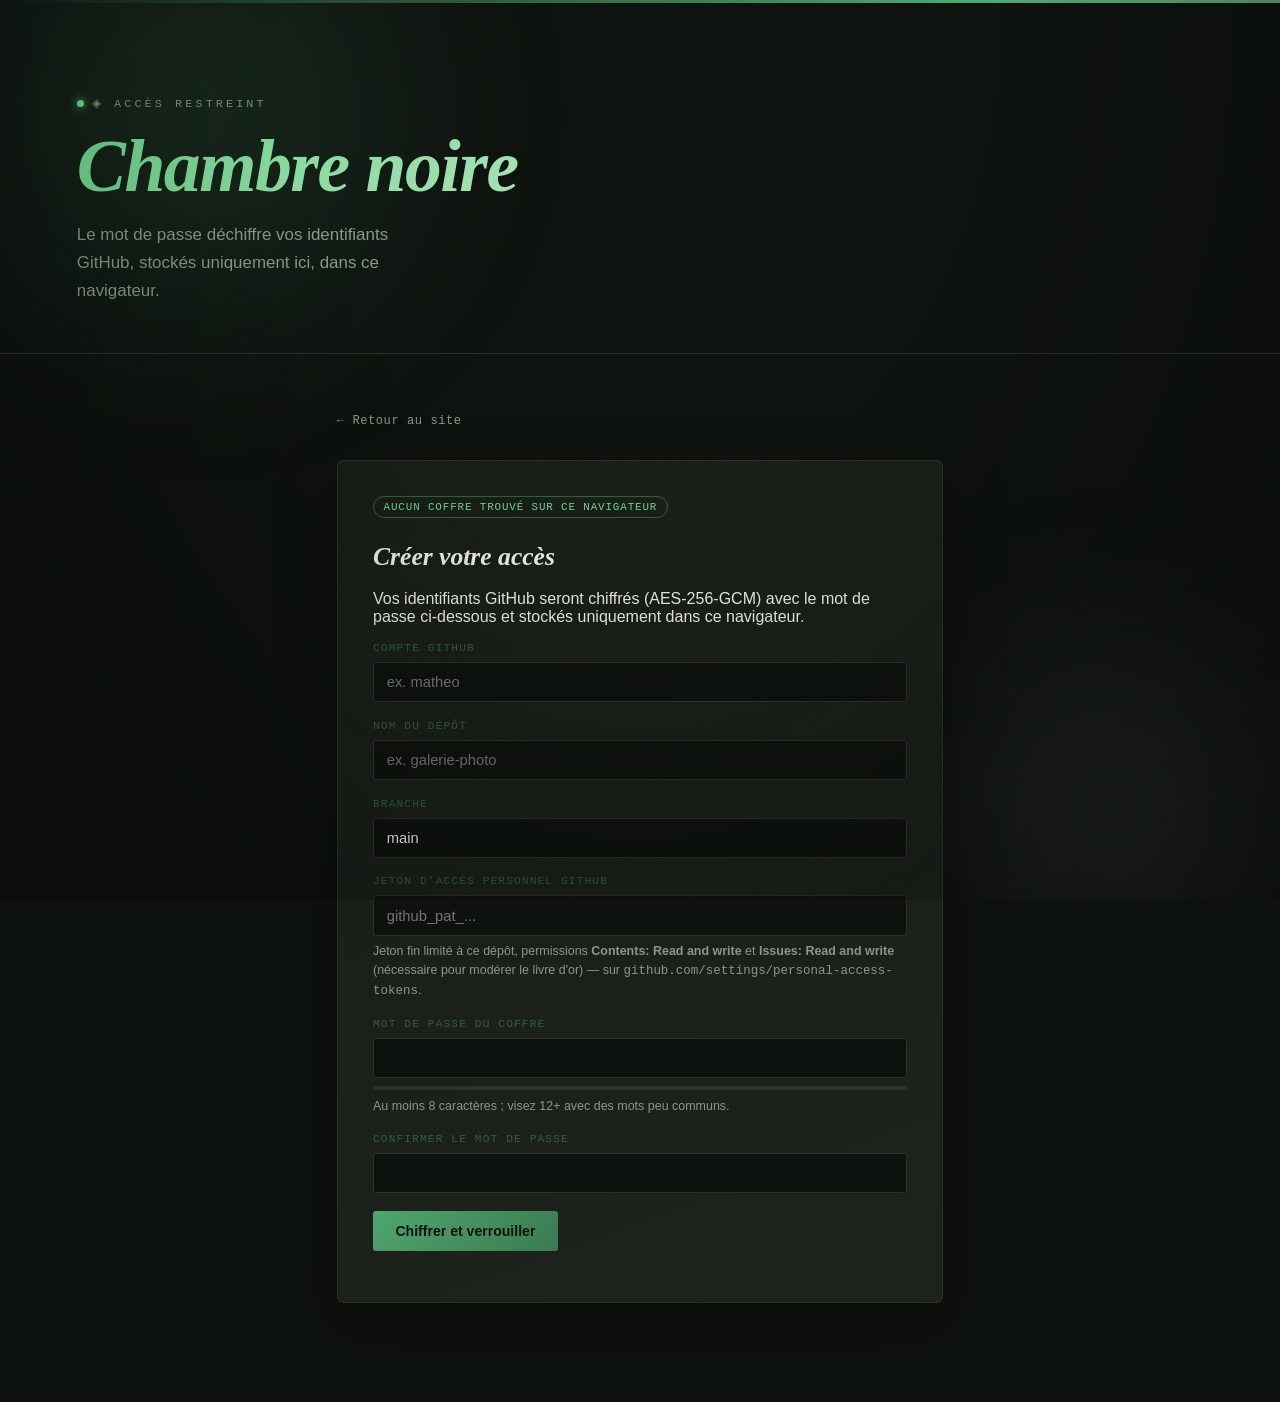
<file: admin.html>
<!DOCTYPE html>
<html lang="fr">
<head>
<meta charset="UTF-8">
<meta name="viewport" content="width=device-width, initial-scale=1.0">
<meta http-equiv="Content-Security-Policy" content="default-src 'self'; img-src 'self' data:; style-src 'self' 'unsafe-inline' https://fonts.googleapis.com; font-src https://fonts.gstatic.com; script-src 'self'; connect-src 'self' https://api.github.com; frame-ancestors 'none'; base-uri 'self'; form-action 'none';">
<title>Espace propriétaire — Galerie</title>
<meta name="robots" content="noindex, nofollow">
<link rel="preconnect" href="https://fonts.googleapis.com">
<link href="https://fonts.googleapis.com/css2?family=Fraunces:ital,opsz,wght@0,9..144,400;1,9..144,600&family=Inter:wght@400;500;600;700&family=IBM+Plex+Mono:wght@400;500&display=swap" rel="stylesheet">
<link rel="stylesheet" href="style.css">
</head>
<body class="admin-body">

<div class="orbs" aria-hidden="true"><div class="orb orb--a"></div><div class="orb orb--b"></div></div>

<header class="masthead masthead--admin">
  <p class="frame-counter">◈ Accès restreint</p>
  <h1 class="wordmark">Chambre&nbsp;noire</h1>
  <p class="tagline">Le mot de passe déchiffre vos identifiants GitHub, stockés uniquement ici, dans ce navigateur.</p>
</header>

<main class="admin-wrap">
  <a class="back-link" href="index.html">← Retour au site</a>

  <div id="lockoutBanner" class="lockout-banner" hidden></div>

  <section id="gateSet" class="gate gate--vault" hidden>
    <span class="badge">Aucun coffre trouvé sur ce navigateur</span>
    <h2 class="gate-title">Créer votre accès</h2>
    <p class="hint">Vos identifiants GitHub seront chiffrés (AES-256-GCM) avec le mot de passe ci-dessous et stockés uniquement dans ce navigateur.</p>
    <div class="field"><label for="vaultOwner">Compte GitHub</label><input type="text" id="vaultOwner" placeholder="ex. matheo" autocomplete="off"></div>
    <div class="field"><label for="vaultRepo">Nom du dépôt</label><input type="text" id="vaultRepo" placeholder="ex. galerie-photo" autocomplete="off"></div>
    <div class="field"><label for="vaultBranch">Branche</label><input type="text" id="vaultBranch" value="main" autocomplete="off"></div>
    <div class="field">
      <label for="vaultToken">Jeton d'accès personnel GitHub</label>
      <input type="password" id="vaultToken" autocomplete="off" placeholder="github_pat_...">
      <p class="hint">Jeton fin limité à ce dépôt, permissions <strong>Contents: Read and write</strong> et <strong>Issues: Read and write</strong> (nécessaire pour modérer le livre d'or) — sur <span class="mono">github.com/settings/personal-access-tokens</span>.</p>
    </div>
    <div class="field">
      <label for="vaultPass1">Mot de passe du coffre</label>
      <input type="password" id="vaultPass1" autocomplete="new-password">
      <div class="strength"><div class="strength-bar" id="strengthBar"></div></div>
      <p class="hint" id="strengthLabel">Au moins 8 caractères ; visez 12+ avec des mots peu communs.</p>
    </div>
    <div class="field"><label for="vaultPass2">Confirmer le mot de passe</label><input type="password" id="vaultPass2" autocomplete="new-password"></div>
    <button class="primary" id="createVaultBtn">Chiffrer et verrouiller</button>
    <p class="hint" id="vaultSetErr" style="color:#c9705a"></p>
  </section>

  <section id="gateUnlock" class="gate gate--unlock" hidden>
    <span class="badge">Coffre chiffré détecté</span>
    <h2 class="gate-title">Entrer le mot de passe</h2>
    <div class="field"><label for="unlockPass">Mot de passe du coffre</label><input type="password" id="unlockPass" autocomplete="current-password"></div>
    <button class="primary" id="unlockBtn">Déverrouiller</button>
    <button class="ghost" id="resetVaultBtn">Oublié / réinitialiser</button>
    <p class="hint" id="unlockErr" style="color:#c9705a"></p>
  </section>

  <section id="console" class="console" hidden>
    <div class="console-head">
      <span class="badge badge--live">Coffre déverrouillé</span>
      <span class="badge mono" id="tokenScopeBadge" hidden></span>
      <button class="ghost small" id="lockBtn">Verrouiller</button>
    </div>

    <div class="tab-row">
      <button class="tab-btn active" data-tab="photos">📷 Photos</button>
      <button class="tab-btn" data-tab="notes">📝 Notes</button>
      <button class="tab-btn" data-tab="fichiers">📎 Fichiers</button>
      <button class="tab-btn" data-tab="moderation">💬 Livre d'or</button>
      <button class="tab-btn" data-tab="config">⚙️ Configuration</button>
    </div>

    <!-- ---------------- Onglet Photos ---------------- -->
    <div class="tab-panel active" id="tab-photos">
      <div class="folder-picker">
        <div class="field">
          <label for="folderSelect">Dossier de destination</label>
          <select id="folderSelect"><option value="__new__">+ Nouveau dossier…</option></select>
        </div>
        <div class="field new-folder show" id="newFolderField">
          <label for="newFolderName">Nom du nouveau dossier</label>
          <input type="text" id="newFolderName" placeholder="ex. Voyage en Grèce">
        </div>
      </div>

      <label class="opt-toggle"><input type="checkbox" id="optimizeToggle" checked> Optimiser les photos avant envoi (redimensionnement + compression côté navigateur)</label>

      <div class="drop" id="drop">
        <span class="drop-icon">◎</span>
        <span>Glissez des photos ici, ou cliquez pour en choisir</span>
        <input type="file" id="fileInput" accept="image/*" multiple hidden>
      </div>

      <div id="queue"></div>
      <button class="primary" id="uploadBtn" disabled>Développer les tirages</button>
      <button class="ghost" id="clearBtn">Vider la file</button>
      <div class="log mono" id="log"></div>

      <details class="library" id="libraryDetails" open>
        <summary>Bibliothèque — gérer les photos déjà publiées</summary>
        <button class="ghost small" id="refreshLibBtn" style="margin-bottom:1rem">↻ Actualiser</button>
        <div id="libraryList"></div>
      </details>
    </div>

    <!-- ---------------- Onglet Notes (journal) ---------------- -->
    <div class="tab-panel" id="tab-notes">
      <div class="field"><label for="postTitle">Titre</label><input type="text" id="postTitle" placeholder="ex. Retour de voyage"></div>
      <div class="field"><label for="postBody">Texte</label><textarea id="postBody" rows="6" placeholder="Écris ta note…"></textarea></div>
      <button class="ghost" id="previewPostBtn">👁 Aperçu</button>
      <button class="primary" id="publishPostBtn">Publier la note</button>

      <div class="preview-frame" id="postPreview" style="margin-top:1.2rem;display:none">
        <p class="preview-hint">Aperçu — tel que ce sera affiché publiquement</p>
        <article class="journal-entry" style="opacity:1;transform:none;animation:none">
          <div class="je-date mono" id="ppDate"></div>
          <h3 id="ppTitle"></h3>
          <p id="ppBody"></p>
        </article>
      </div>

      <div class="log mono" id="postsLog"></div>

      <details class="library" open>
        <summary>Notes publiées</summary>
        <button class="ghost small" id="refreshPostsBtn" style="margin-bottom:1rem">↻ Actualiser</button>
        <div id="postsList"></div>
      </details>
    </div>

    <!-- ---------------- Onglet Fichiers ---------------- -->
    <div class="tab-panel" id="tab-fichiers">
      <div class="folder-picker">
        <div class="field">
          <label for="fileFolderSelect">Dossier de destination</label>
          <select id="fileFolderSelect"><option value="__new__">+ Nouveau dossier…</option></select>
        </div>
        <div class="field new-folder show" id="newFileFolderField">
          <label for="newFileFolderName">Nom du nouveau dossier</label>
          <input type="text" id="newFileFolderName" placeholder="ex. Documents">
        </div>
      </div>

      <div class="drop" id="dropFiles">
        <span class="drop-icon">📎</span>
        <span>Glissez n'importe quel fichier ici, ou cliquez pour en choisir</span>
        <input type="file" id="fileFileInput" multiple hidden>
      </div>

      <div id="fileQueue"></div>
      <button class="primary" id="uploadFilesBtn" disabled>Envoyer les fichiers</button>
      <button class="ghost" id="clearFilesBtn">Vider la file</button>
      <div class="log mono" id="filesLog"></div>

      <details class="library" open>
        <summary>Fichiers déjà publiés</summary>
        <button class="ghost small" id="refreshFilesBtn" style="margin-bottom:1rem">↻ Actualiser</button>
        <div id="filesList"></div>
      </details>
    </div>

    <!-- ---------------- Onglet Modération livre d'or ---------------- -->
    <div class="tab-panel" id="tab-moderation">
      <p class="hint" style="margin-bottom:1.2rem">Les messages envoyés depuis le site public arrivent ici sous forme d'"issues" GitHub en attente. Publie ceux que tu veux voir apparaître dans le livre d'or, ou rejette les autres.</p>
      <button class="ghost small" id="refreshModBtn" style="margin-bottom:1.2rem">↻ Actualiser</button>
      <div id="modList"></div>
      <div class="log mono" id="modLog"></div>
    </div>

    <!-- ---------------- Onglet Configuration ---------------- -->
    <div class="tab-panel" id="tab-config">
      <div class="field">
        <label for="cfgContactEmail">Adresse e-mail de contact (publique)</label>
        <input type="text" id="cfgContactEmail" placeholder="toi@exemple.com">
        <p class="hint">Utilisée par le formulaire "Contact" du site pour pré-remplir un e-mail — visible dans le code public, comme n'importe quelle adresse de contact sur un site.</p>
      </div>

      <div class="field">
        <label><input type="checkbox" id="cfgGbEnabled"> Activer le livre d'or public</label>
      </div>

      <div class="field">
        <label for="cfgGbToken">Jeton public du livre d'or (Issues: write uniquement)</label>
        <input type="password" id="cfgGbToken" autocomplete="off" placeholder="github_pat_...">
        <p class="hint" style="color:#c9705a">⚠️ Ce jeton sera écrit <strong>en clair</strong> dans <span class="mono">site-config.json</span>, un fichier public. N'importe qui pourra le lire. Crée-le exprès pour cet usage, avec la <strong>seule</strong> permission "Issues: Read and write" sur ce dépôt — jamais "Contents". Le pire qu'un abus puisse faire avec ce jeton précis, c'est créer des issues. Tu peux le régénérer à tout moment si besoin.</p>
      </div>

      <button class="primary" id="saveConfigBtn">Enregistrer la configuration (publique)</button>
      <div class="log mono" id="configLog"></div>

      <details class="edit-creds">
        <summary>Modifier compte / dépôt / jeton (coffre privé)</summary>
        <div class="field"><label for="owner">Compte GitHub</label><input type="text" id="owner"></div>
        <div class="field"><label for="repo">Nom du dépôt</label><input type="text" id="repo"></div>
        <div class="field"><label for="branch">Branche</label><input type="text" id="branch"></div>
        <div class="field"><label for="token">Jeton d'accès personnel GitHub</label><input type="password" id="token" autocomplete="off"></div>
        <button class="primary" id="saveCredsBtn">Rechiffrer et enregistrer</button>
      </details>

      <details class="library">
        <summary>Aperçu complet du site public</summary>
        <button class="ghost small" id="refreshPreviewBtn" style="margin-bottom:1rem">↻ Générer l'aperçu</button>
        <div class="preview-frame" id="fullPreview">
          <p class="preview-hint">Clique sur "Générer l'aperçu" pour voir un résumé de ce qui est actuellement publié.</p>
        </div>
      </details>
    </div>
  </section>
</main>

<script src="admin.js"></script>
</body>
</html>
</file>
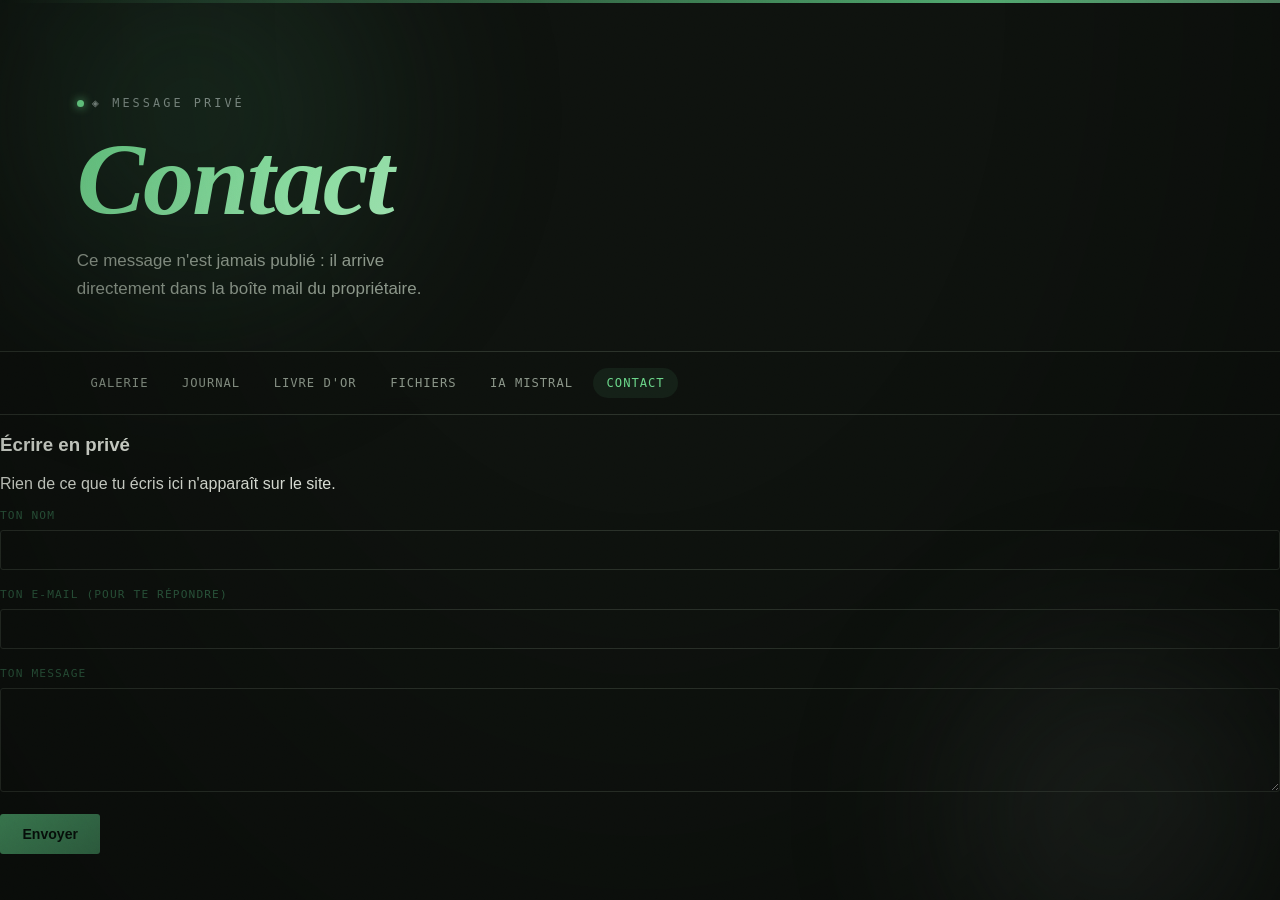
<file: contact.html>
<!DOCTYPE html>
<html lang="fr">
<head>
<meta charset="UTF-8">
<meta name="viewport" content="width=device-width, initial-scale=1.0">
<meta http-equiv="Content-Security-Policy" content="default-src 'self'; img-src 'self' data:; style-src 'self' 'unsafe-inline' https://fonts.googleapis.com; font-src https://fonts.gstatic.com; script-src 'self'; connect-src 'self' https://formspree.io; frame-ancestors 'none'; base-uri 'self'; form-action 'none';">
<title>Contact — Galerie</title>
<link rel="preconnect" href="https://fonts.googleapis.com">
<link href="https://fonts.googleapis.com/css2?family=Fraunces:ital,opsz,wght@0,9..144,400;1,9..144,600&family=Inter:wght@400;500;600&family=IBM+Plex+Mono:wght@400;500&display=swap" rel="stylesheet">
<link rel="stylesheet" href="style.css">
</head>
<body>

<div class="orbs" aria-hidden="true"><div class="orb orb--a"></div><div class="orb orb--b"></div></div>

<header class="masthead">
  <p class="frame-counter">◈ Message privé</p>
  <h1 class="wordmark">Contact</h1>
  <p class="tagline">Ce message n'est jamais publié : il arrive directement dans la boîte mail du propriétaire.</p>
</header>

<nav class="site-nav mono">
  <a href="index.html">Galerie</a>
  <a href="journal.html">Journal</a>
  <a href="livre-or.html">Livre d'or</a>
  <a href="fichiers.html">Fichiers</a>
  <a href="ia.html">IA Mistral</a>
  <a href="contact.html" class="current">Contact</a>
</nav>

<main class="content-wrap">
  <form class="public-form" id="contactForm">
    <h3>Écrire en privé</h3>
    <p class="lead">Rien de ce que tu écris ici n'apparaît sur le site.</p>
    <div class="field">
      <label for="cName">Ton nom</label>
      <input type="text" id="cName" name="name" required maxlength="60">
    </div>
    <div class="field">
      <label for="cEmail">Ton e-mail (pour te répondre)</label>
      <input type="text" id="cEmail" name="email" required maxlength="120">
    </div>
    <div class="field">
      <label for="cMessage">Ton message</label>
      <textarea id="cMessage" name="message" rows="5" required maxlength="1000"></textarea>
    </div>
    <input type="hidden" name="_type" value="contact">
    <button class="primary" type="submit" id="cSubmit">Envoyer</button>
    <p class="form-status" id="cStatus"></p>
    <div class="setup-notice" id="cSetupNotice" hidden>
      Ce formulaire n'est pas encore configuré. Le propriétaire doit renseigner un point de collecte (Formspree) dans <span class="mono">contact.js</span> — voir le README.
    </div>
  </form>
</main>

<script src="contact.js"></script>
</body>
</html>
</file>
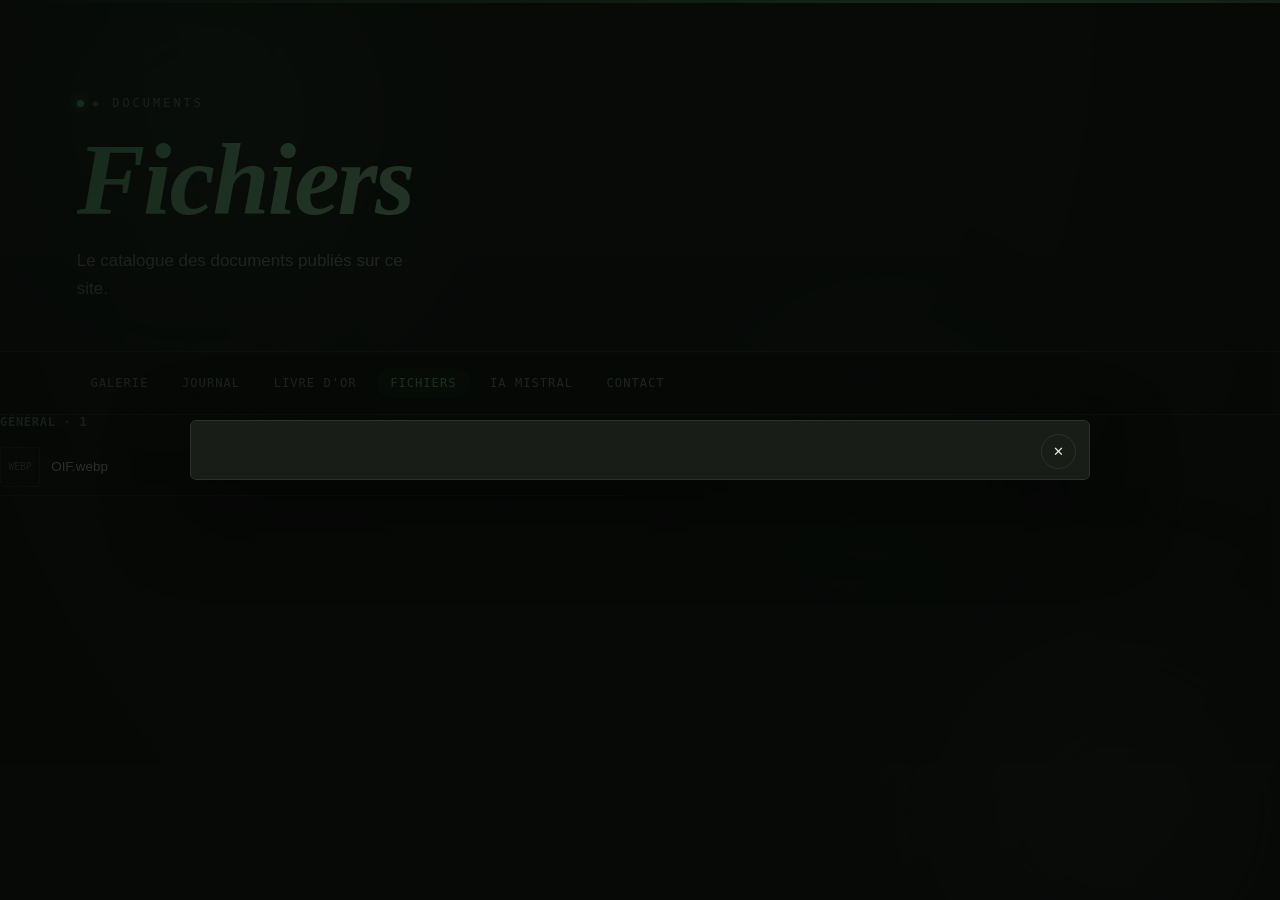
<file: fichiers.html>
﻿<!DOCTYPE html>
<html lang="fr">
<head>
  <meta charset="UTF-8">
  <meta name="viewport" content="width=device-width, initial-scale=1.0">
  <meta http-equiv="Content-Security-Policy" content="default-src 'self'; img-src 'self' data:; style-src 'self' 'unsafe-inline' https://fonts.googleapis.com; font-src https://fonts.gstatic.com; script-src 'self'; connect-src 'self'; frame-ancestors 'none'; base-uri 'self'; form-action 'none';">
  <title>Fichiers — Galerie</title>
  <link rel="preconnect" href="https://fonts.googleapis.com">
  <link href="https://fonts.googleapis.com/css2?family=Fraunces:ital,opsz,wght@0,9..144,400;1,9..144,600&family=Inter:wght@400;500;600&family=IBM+Plex+Mono:wght@400;500&display=swap" rel="stylesheet">
  <link rel="stylesheet" href="style.css">
</head>
<body>
  <div class="orbs" aria-hidden="true"><div class="orb orb--a"></div><div class="orb orb--b"></div><div class="orb orb--c"></div></div>
  <header class="masthead">
    <p class="frame-counter">◈ Documents</p>
    <h1 class="wordmark">Fichiers</h1>
    <p class="tagline">Le catalogue des documents publiés sur ce site.</p>
  </header>
  <nav class="site-nav mono">
    <a href="index.html">Galerie</a>
    <a href="journal.html">Journal</a>
    <a href="livre-or.html">Livre d'or</a>
    <a href="fichiers.html" class="current">Fichiers</a>
    <a href="ia.html">IA Mistral</a>
    <a href="contact.html">Contact</a>
  </nav>
  <main class="content-wrap">
    <div id="filesList" class="journal-list"></div>
    <div id="emptyFiles" class="empty-state" hidden>
      <span class="mono">— dossier vide —</span>
      <p>Aucun fichier n'a encore été partagé.</p>
    </div>
  </main>

  <div id="filePreviewModal" class="file-preview-modal" hidden>
    <div class="file-preview-backdrop" data-close="true"></div>
    <div class="file-preview-panel" role="dialog" aria-modal="true" aria-label="Aperçu du fichier">
      <button class="file-preview-close" type="button" aria-label="Fermer">✕</button>
      <div id="filePreviewContent" class="file-preview-content"></div>
    </div>
  </div>

  <script src="files.js"></script>
</body>
</html>
</file>
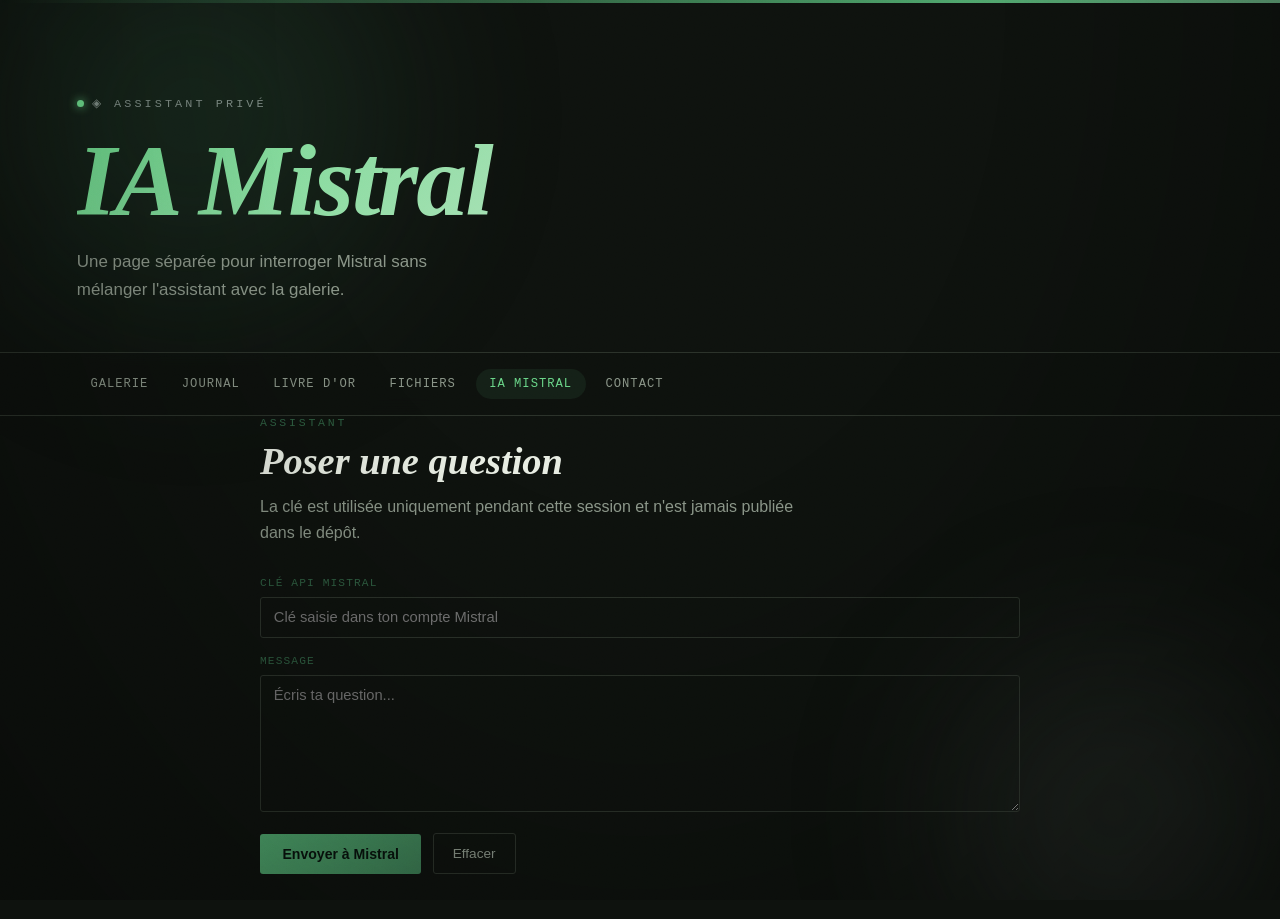
<file: ia.html>
<!DOCTYPE html>
<html lang="fr">
<head>
<meta charset="UTF-8">
<meta name="viewport" content="width=device-width, initial-scale=1.0">
<meta http-equiv="Content-Security-Policy" content="default-src 'self'; img-src 'self' data:; style-src 'self' 'unsafe-inline' https://fonts.googleapis.com; font-src https://fonts.gstatic.com; script-src 'self'; connect-src 'self' https://api.mistral.ai; frame-ancestors 'none'; base-uri 'self'; form-action 'none';">
<title>IA Mistral — Galerie</title>
<link rel="preconnect" href="https://fonts.googleapis.com">
<link href="https://fonts.googleapis.com/css2?family=Fraunces:ital,opsz,wght@0,9..144,400;1,9..144,600&family=Inter:wght@400;500;600&family=IBM+Plex+Mono:wght@400;500&display=swap" rel="stylesheet">
<link rel="stylesheet" href="style.css">
</head>
<body>
<div class="orbs" aria-hidden="true"><div class="orb orb--a"></div><div class="orb orb--b"></div></div>
<header class="masthead">
  <p class="frame-counter">◈ Assistant privé</p>
  <h1 class="wordmark">IA Mistral</h1>
  <p class="tagline">Une page séparée pour interroger Mistral sans mélanger l'assistant avec la galerie.</p>
</header>
<nav class="site-nav mono">
  <a href="index.html">Galerie</a>
  <a href="journal.html">Journal</a>
  <a href="livre-or.html">Livre d'or</a>
  <a href="fichiers.html">Fichiers</a>
  <a href="ia.html" class="current">IA Mistral</a>
  <a href="contact.html">Contact</a>
</nav>
<main class="content-wrap">
  <section class="ai-panel" aria-labelledby="aiTitle">
    <div class="section-head">
      <p class="section-eyebrow">Assistant</p>
      <h2 class="section-title" id="aiTitle">Poser une question</h2>
      <p class="section-desc">La clé est utilisée uniquement pendant cette session et n'est jamais publiée dans le dépôt.</p>
    </div>
    <div class="field">
      <label for="mistralKey">Clé API Mistral</label>
      <input id="mistralKey" type="password" autocomplete="off" placeholder="Clé saisie dans ton compte Mistral">
    </div>
    <div class="field">
      <label for="mistralPrompt">Message</label>
      <textarea id="mistralPrompt" rows="7" maxlength="4000" placeholder="Écris ta question..."></textarea>
    </div>
    <div class="ai-actions">
      <button class="primary" id="mistralSend" type="button">Envoyer à Mistral</button>
      <button class="ghost" id="mistralClear" type="button">Effacer</button>
    </div>
    <p class="form-status" id="mistralStatus" role="status" aria-live="polite"></p>
    <div class="ai-response" id="mistralResponse" hidden>
      <p class="preview-hint">Réponse</p>
      <pre id="mistralAnswer"></pre>
    </div>
  </section>
</main>
<script src="ia.js"></script>
</body>
</html>
</file>
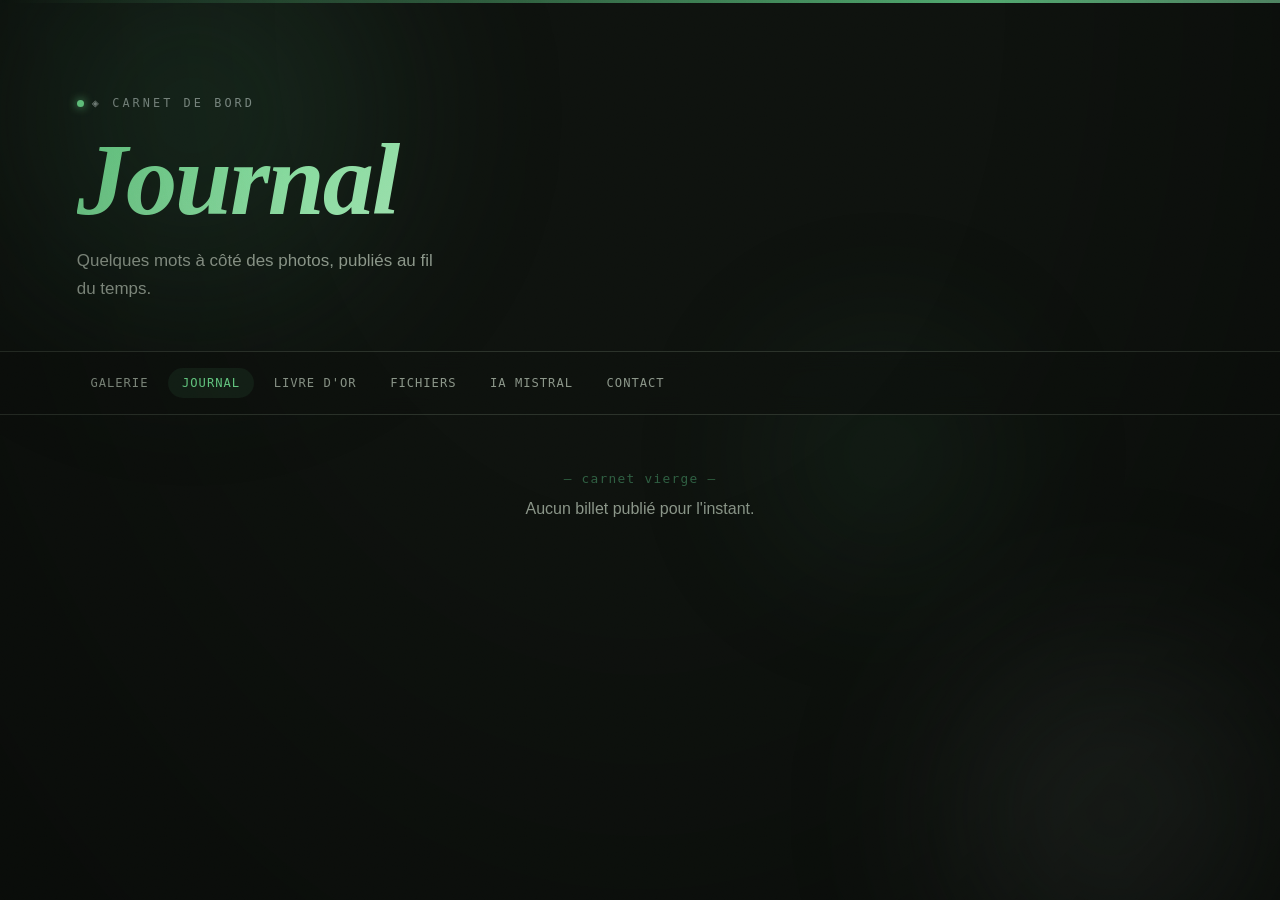
<file: journal.html>
<!DOCTYPE html>
<html lang="fr">
<head>
<meta charset="UTF-8">
<meta name="viewport" content="width=device-width, initial-scale=1.0">
<meta http-equiv="Content-Security-Policy" content="default-src 'self'; img-src 'self' data:; style-src 'self' 'unsafe-inline' https://fonts.googleapis.com; font-src https://fonts.gstatic.com; script-src 'self'; connect-src 'self'; frame-ancestors 'none'; base-uri 'self';">
<title>Journal — Galerie</title>
<link rel="preconnect" href="https://fonts.googleapis.com">
<link href="https://fonts.googleapis.com/css2?family=Fraunces:ital,opsz,wght@0,9..144,400;1,9..144,600&family=Inter:wght@400;500;600&family=IBM+Plex+Mono:wght@400;500&display=swap" rel="stylesheet">
<link rel="stylesheet" href="style.css">
</head>
<body>

<div class="orbs" aria-hidden="true"><div class="orb orb--a"></div><div class="orb orb--b"></div><div class="orb orb--c"></div></div>

<header class="masthead">
  <p class="frame-counter">◈ Carnet de bord</p>
  <h1 class="wordmark">Journal</h1>
  <p class="tagline">Quelques mots à côté des photos, publiés au fil du temps.</p>
</header>

<nav class="site-nav mono">
  <a href="index.html">Galerie</a>
  <a href="journal.html" class="current">Journal</a>
  <a href="livre-or.html">Livre d'or</a>
  <a href="fichiers.html">Fichiers</a>
  <a href="ia.html">IA Mistral</a>
  <a href="contact.html">Contact</a>
</nav>

<main class="content-wrap">
  <div id="entries"></div>
  <div id="empty" class="empty-state" hidden>
    <span class="mono">— carnet vierge —</span>
    <p>Aucun billet publié pour l'instant.</p>
  </div>
</main>

<script src="journal.js"></script>
</body>
</html>
</file>
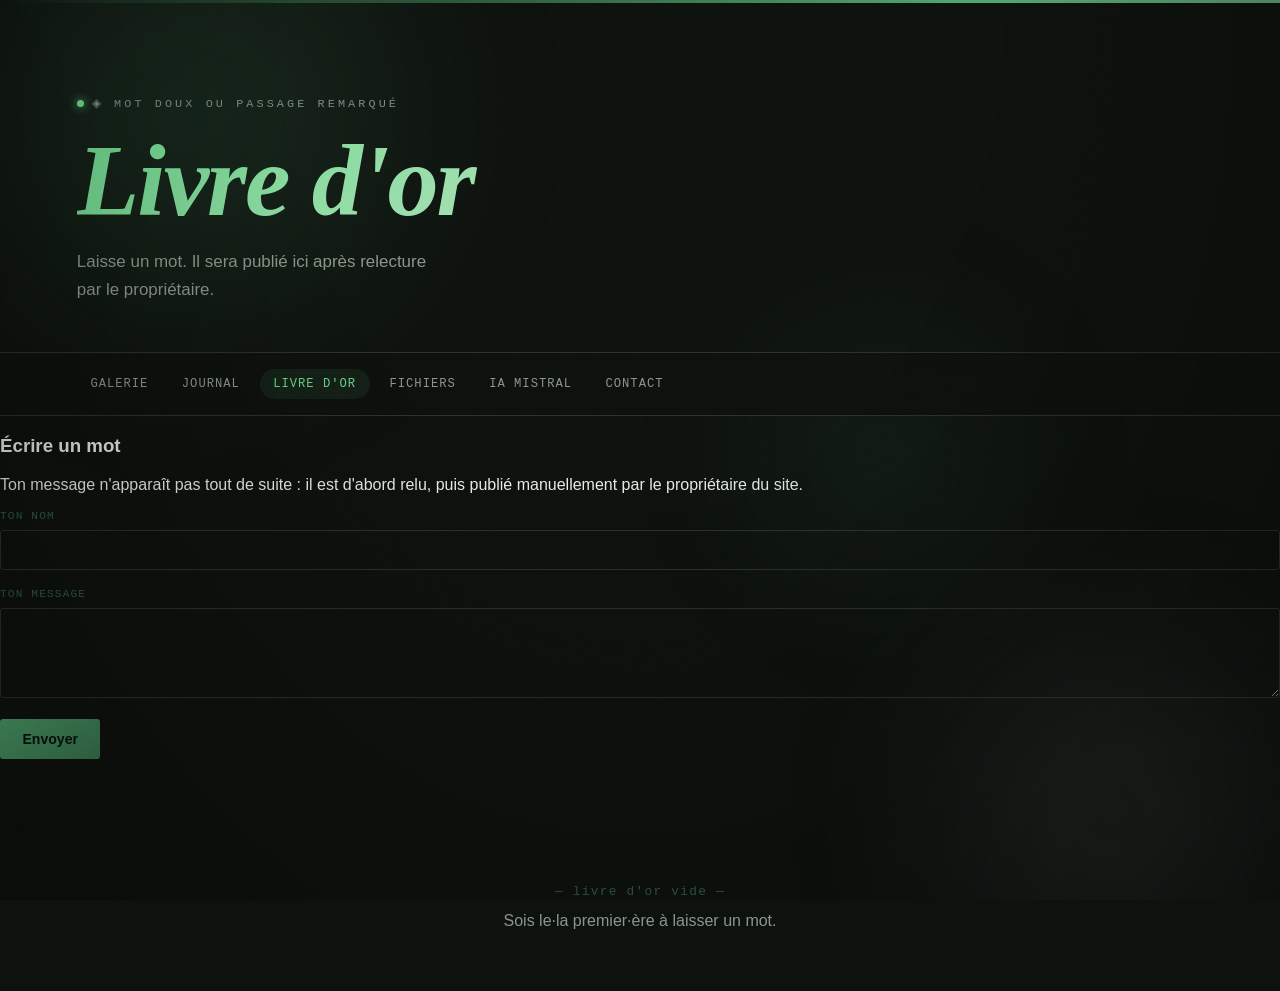
<file: livre-or.html>
<!DOCTYPE html>
<html lang="fr">
<head>
<meta charset="UTF-8">
<meta name="viewport" content="width=device-width, initial-scale=1.0">
<meta http-equiv="Content-Security-Policy" content="default-src 'self'; img-src 'self' data:; style-src 'self' 'unsafe-inline' https://fonts.googleapis.com; font-src https://fonts.gstatic.com; script-src 'self'; connect-src 'self' https://formspree.io; frame-ancestors 'none'; base-uri 'self'; form-action 'none';">
<title>Livre d'or — Galerie</title>
<link rel="preconnect" href="https://fonts.googleapis.com">
<link href="https://fonts.googleapis.com/css2?family=Fraunces:ital,opsz,wght@0,9..144,400;1,9..144,600&family=Inter:wght@400;500;600&family=IBM+Plex+Mono:wght@400;500&display=swap" rel="stylesheet">
<link rel="stylesheet" href="style.css">
</head>
<body>

<div class="orbs" aria-hidden="true"><div class="orb orb--a"></div><div class="orb orb--b"></div><div class="orb orb--c"></div></div>

<header class="masthead">
  <p class="frame-counter">◈ Mot doux ou passage remarqué</p>
  <h1 class="wordmark">Livre&nbsp;d'or</h1>
  <p class="tagline">Laisse un mot. Il sera publié ici après relecture par le propriétaire.</p>
</header>

<nav class="site-nav mono">
  <a href="index.html">Galerie</a>
  <a href="journal.html">Journal</a>
  <a href="livre-or.html" class="current">Livre d'or</a>
  <a href="fichiers.html">Fichiers</a>
  <a href="ia.html">IA Mistral</a>
  <a href="contact.html">Contact</a>
</nav>

<main class="content-wrap">
  <form class="public-form" id="guestForm">
    <h3>Écrire un mot</h3>
    <p class="lead">Ton message n'apparaît pas tout de suite : il est d'abord relu, puis publié manuellement par le propriétaire du site.</p>
    <div class="field">
      <label for="gName">Ton nom</label>
      <input type="text" id="gName" name="name" required maxlength="60">
    </div>
    <div class="field">
      <label for="gMessage">Ton message</label>
      <textarea id="gMessage" name="message" rows="4" required maxlength="600"></textarea>
    </div>
    <input type="hidden" name="_type" value="guestbook">
    <button class="primary" type="submit" id="gSubmit">Envoyer</button>
    <p class="form-status" id="gStatus"></p>
    <div class="setup-notice" id="gSetupNotice" hidden>
      Ce formulaire n'est pas encore configuré. Le propriétaire doit renseigner un point de collecte (Formspree) dans <span class="mono">guestbook.js</span> — voir le README.
    </div>
  </form>

  <div id="entries" style="margin-top:2.4rem"></div>
  <div id="empty" class="empty-state" hidden>
    <span class="mono">— livre d'or vide —</span>
    <p>Sois le·la premier·ère à laisser un mot.</p>
  </div>
</main>

<script src="guestbook.js"></script>
</body>
</html>
</file>
<file: style.css>
:root {
  --bg: #0e120e;
  --bg-2: #12160f;
  --surface: #181d17;
  --surface-2: #1f251d;
  --ink: #e8ede3;
  --ink-muted: #8b9689;
  --hairline: #2b322a;
  --green: #4fa66d;
  --green-bright: #6bd68a;
  --green-dim: #2f5f42;
  --slate: #7c8a83;
  --slate-dim: #4b544e;
  --danger: #c9705a;
  --radius: 6px;
  --radius-sm: 3px;
}

* { box-sizing: border-box; }
html { scroll-behavior: smooth; }

body {
  margin: 0;
  background: var(--bg);
  color: var(--ink);
  font-family: 'Inter', -apple-system, BlinkMacSystemFont, sans-serif;
  -webkit-font-smoothing: antialiased;
  position: relative;
  overflow-x: hidden;
}

::selection { background: var(--green); color: #0e120e; }
a { color: inherit; }
.mono { font-family: 'IBM Plex Mono', ui-monospace, monospace; }

/* ---------- Fond animé : orbes en dégradé ---------- */

.orbs { position: fixed; inset: 0; z-index: 0; pointer-events: none; overflow: hidden; }
.orb { position: absolute; border-radius: 50%; filter: blur(70px); opacity: 0.35; }
.orb--a { width: 46vw; height: 46vw; max-width: 620px; max-height: 620px; top: -14vw; left: -8vw; background: radial-gradient(circle, var(--green-dim) 0%, transparent 70%); animation: drift-a 22s ease-in-out infinite; }
.orb--b { width: 38vw; height: 38vw; max-width: 520px; max-height: 520px; bottom: -12vw; right: -6vw; background: radial-gradient(circle, var(--slate-dim) 0%, transparent 70%); animation: drift-b 26s ease-in-out infinite; }
.orb--c { width: 26vw; height: 26vw; max-width: 380px; max-height: 380px; top: 32vh; right: 18vw; background: radial-gradient(circle, var(--green-dim) 0%, transparent 72%); opacity: 0.22; animation: drift-c 18s ease-in-out infinite; }
@keyframes drift-a { 0%, 100% { transform: translate(0, 0) scale(1); } 50% { transform: translate(4vw, 5vh) scale(1.08); } }
@keyframes drift-b { 0%, 100% { transform: translate(0, 0) scale(1); } 50% { transform: translate(-5vw, -4vh) scale(1.1); } }
@keyframes drift-c { 0%, 100% { transform: translate(0, 0); } 50% { transform: translate(-3vw, 3vh); } }
@media (prefers-reduced-motion: reduce) { .orb { animation: none !important; } }

body::before {
  content: ""; position: fixed; inset: 0; pointer-events: none; z-index: 999; opacity: 0.045; mix-blend-mode: overlay;
  background-image: url("data:image/svg+xml,%3Csvg xmlns='http://www.w3.org/2000/svg' width='120' height='120'%3E%3Cfilter id='n'%3E%3CfeTurbulence type='fractalNoise' baseFrequency='0.9' numOctaves='2' stitchTiles='stitch'/%3E%3C/filter%3E%3Crect width='100%25' height='100%25' filter='url(%23n)'/%3E%3C/svg%3E");
}
body::after { content: ""; position: fixed; inset: 0; pointer-events: none; z-index: 998; background: radial-gradient(ellipse at 50% 0%, transparent 40%, rgba(0,0,0,0.5) 130%); }

.boot-flicker { position: fixed; inset: 0; background: #060704; z-index: 1200; display: flex; align-items: center; justify-content: center; animation: boot-out 1.1s ease forwards; animation-delay: 0.3s; }
.boot-flicker span {
  font-family: 'IBM Plex Mono', monospace; font-size: 0.75rem; letter-spacing: 0.32em; text-transform: uppercase;
  background: linear-gradient(90deg, var(--green-bright), var(--slate)); -webkit-background-clip: text; background-clip: text; color: transparent;
  animation: boot-flicker-text 0.35s steps(2) infinite;
}
@keyframes boot-flicker-text { 0%, 100% { opacity: 1; } 50% { opacity: 0.25; } }
@keyframes boot-out { 0% { opacity: 1; } 70% { opacity: 1; } 85% { opacity: 0.15; } 92% { opacity: 0.7; } 100% { opacity: 0; visibility: hidden; } }
@media (prefers-reduced-motion: reduce) { .boot-flicker { display: none; } }

/* ---------- Navigation ---------- */

.site-nav {
  position: sticky; top: 0; z-index: 500;
  display: flex; gap: 0.4rem; flex-wrap: wrap;
  padding: 1rem 6vw;
  background: rgba(14, 18, 14, 0.82);
  backdrop-filter: blur(10px);
  border-bottom: 1px solid var(--hairline);
}
.site-nav a {
  font-family: 'IBM Plex Mono', monospace; font-size: 0.76rem; letter-spacing: 0.08em; text-transform: uppercase;
  color: var(--ink-muted); text-decoration: none; padding: 0.5rem 0.85rem; border-radius: 999px;
  transition: color 0.2s, background 0.2s;
}
.site-nav a:hover { color: var(--ink); background: rgba(255,255,255,0.04); }
.site-nav a.current { color: var(--green-bright); background: rgba(79,166,109,0.1); }

/* ---------- Header ---------- */

header.masthead { padding: 5.5rem 6vw 3rem; border-bottom: 1px solid var(--hairline); position: relative; z-index: 1; }
header.masthead::before {
  content: ""; position: absolute; top: 0; left: 0; right: 0; height: 3px;
  background: linear-gradient(90deg, transparent, var(--green), var(--slate), var(--green), transparent);
  background-size: 300% 100%; animation: shimmer 8s linear infinite;
}
@keyframes shimmer { 0% { background-position: 0% 0; } 100% { background-position: 300% 0; } }

.frame-counter { font-family: 'IBM Plex Mono', monospace; font-size: 0.74rem; letter-spacing: 0.26em; color: var(--slate); text-transform: uppercase; margin: 0.5rem 0 1.3rem; display: flex; align-items: center; gap: 0.5rem; }
.frame-counter::before { content: ""; width: 7px; height: 7px; border-radius: 50%; background: var(--green-bright); box-shadow: 0 0 10px var(--green-bright); animation: blink 2.4s ease-in-out infinite; }
@keyframes blink { 0%, 100% { opacity: 1; } 50% { opacity: 0.35; } }

h1.wordmark {
  font-family: 'Fraunces', Georgia, serif; font-optical-sizing: auto; font-weight: 600; font-style: italic;
  font-size: clamp(2.8rem, 8vw, 6.6rem); line-height: 0.95; margin: 0 0 1.2rem; letter-spacing: -0.02em;
  background: linear-gradient(135deg, var(--green-bright) 0%, var(--ink) 45%, var(--slate) 100%);
  background-size: 200% 200%; -webkit-background-clip: text; background-clip: text; color: transparent;
  animation: wordmark-shift 10s ease-in-out infinite;
}
@keyframes wordmark-shift { 0%, 100% { background-position: 0% 50%; } 50% { background-position: 100% 50%; } }

header .tagline { color: var(--ink-muted); max-width: 38ch; font-size: 1.06rem; line-height: 1.65; margin: 0; }

.masthead--admin { padding-bottom: 2.6rem; }
.masthead--admin .wordmark { font-size: clamp(2.5rem, 6.5vw, 4.6rem); }

/* ---------- Sections génériques ---------- */

.section { padding: 4rem 6vw; position: relative; z-index: 1; border-bottom: 1px solid var(--hairline); }
.section:last-of-type { border-bottom: none; }
.section-head { margin-bottom: 2rem; max-width: 60ch; }
.section-eyebrow { font-family: 'IBM Plex Mono', monospace; font-size: 0.72rem; letter-spacing: 0.24em; text-transform: uppercase; color: var(--green-dim); margin: 0 0 0.6rem; }
.section-title { font-family: 'Fraunces', Georgia, serif; font-style: italic; font-weight: 600; font-size: clamp(1.6rem, 3.4vw, 2.4rem); margin: 0 0 0.7rem; }
.section-desc { color: var(--ink-muted); line-height: 1.6; margin: 0; }

/* ---------- Onglets de dossiers (galerie) ---------- */

.folder-tabs { display: flex; flex-wrap: wrap; gap: 0.6rem; margin-bottom: 1.6rem; }
.folder-tab {
  font-family: 'IBM Plex Mono', monospace; font-size: 0.78rem; letter-spacing: 0.03em; color: var(--ink-muted);
  background: var(--surface); border: 1px solid var(--hairline); padding: 0.55rem 1rem; border-radius: 999px;
  cursor: pointer; transition: all 0.25s ease; display: flex; align-items: center; gap: 0.45rem;
}
.folder-tab .count { font-size: 0.68rem; color: var(--slate); background: rgba(255,255,255,0.05); padding: 0.1rem 0.4rem; border-radius: 999px; }
.folder-tab:hover { border-color: var(--green-dim); color: var(--ink); }
.folder-tab.active { background: linear-gradient(135deg, var(--green-dim), var(--slate-dim)); border-color: var(--green); color: #eafbef; }
.folder-tab.active .count { background: rgba(255,255,255,0.16); color: #eafbef; }

.empty-state { padding: 3.5rem 0; text-align: center; color: var(--ink-muted); }
.empty-state .mono { display: block; font-size: 0.8rem; letter-spacing: 0.1em; margin-bottom: 0.6rem; color: var(--green-dim); }
.empty-state p { max-width: 40ch; margin: 0.6rem auto 0; line-height: 1.6; }

.sheet { display: grid; grid-template-columns: repeat(auto-fill, minmax(230px, 1fr)); gap: 3px; background: var(--hairline); border: 1px solid var(--hairline); border-radius: var(--radius); overflow: hidden; }

.frame {
  position: relative; background: var(--surface); cursor: pointer; overflow: hidden;
  opacity: 0; transform: translateY(14px) scale(0.98); animation: frame-in 0.6s cubic-bezier(.2,.8,.2,1) forwards;
  transition: box-shadow 0.35s ease, transform 0.35s ease;
}
@keyframes frame-in { to { opacity: 1; transform: translateY(0) scale(1); } }
.frame:hover { box-shadow: 0 0 0 1px var(--green-dim), 0 18px 46px rgba(0,0,0,0.5), 0 0 40px rgba(79,166,109,0.16); transform: translateY(-3px); z-index: 2; }
.frame .sprockets { display: flex; justify-content: space-between; padding: 0.4rem 0.5rem; background: #0a0d09; }
.frame .sprockets span { width: 6px; height: 9px; background: var(--bg); border-radius: 1px; }
.frame .shot { aspect-ratio: 4 / 5; overflow: hidden; background: #0a0d09; }
.frame .shot img { width: 100%; height: 100%; object-fit: cover; display: block; filter: saturate(0.95) contrast(1.03); transition: transform 0.6s cubic-bezier(.2,.8,.2,1), filter 0.4s; }
.frame:hover .shot img { transform: scale(1.045); filter: saturate(1.08) contrast(1.05); }
.frame .meta { display: flex; justify-content: space-between; align-items: baseline; padding: 0.65rem 0.8rem 0.8rem; gap: 0.6rem; }
.frame .meta .cap { font-size: 0.86rem; color: var(--ink); line-height: 1.35; overflow: hidden; text-overflow: ellipsis; white-space: nowrap; }
.frame .meta .num { font-size: 0.68rem; color: var(--green-dim); letter-spacing: 0.08em; flex-shrink: 0; }

/* ---------- Visionneuse ---------- */

.projector { position: fixed; inset: 0; background: rgba(6, 8, 5, 0.96); display: none; align-items: center; justify-content: center; z-index: 1000; padding: 5vh 5vw; }
.projector.open { display: flex; animation: proj-in 0.3s ease; }
@keyframes proj-in { from { opacity: 0; } to { opacity: 1; } }
.projector figure { margin: 0; max-width: 92vw; max-height: 86vh; text-align: center; }
.projector img { max-width: 92vw; max-height: 76vh; object-fit: contain; box-shadow: 0 30px 80px rgba(0,0,0,0.6), 0 0 60px rgba(79,166,109,0.08); border-radius: var(--radius-sm); }
.projector figcaption { margin-top: 1.1rem; color: var(--ink-muted); font-size: 0.9rem; }
.projector figcaption .num { color: var(--green-dim); font-family: 'IBM Plex Mono', monospace; font-size: 0.72rem; letter-spacing: 0.12em; margin-right: 0.7rem; }
.projector .close, .projector .nav-btn { position: absolute; background: none; border: 1px solid var(--hairline); color: var(--ink-muted); font-family: 'IBM Plex Mono', monospace; cursor: pointer; border-radius: var(--radius-sm); transition: border-color 0.2s, color 0.2s, background 0.2s; }
.projector .close:hover, .projector .nav-btn:hover { color: var(--green-bright); border-color: var(--green-dim); background: rgba(79,166,109,0.08); }
.projector .close { top: 2rem; right: 2rem; width: 2.4rem; height: 2.4rem; font-size: 1.1rem; }
.projector .nav-btn { top: 50%; transform: translateY(-50%); width: 2.8rem; height: 3.6rem; font-size: 1.3rem; }
.projector .prev { left: 2rem; } .projector .next { right: 2rem; }

/* ---------- Journal ---------- */

.journal-list { display: flex; flex-direction: column; gap: 1.6rem; max-width: 70ch; }
.journal-entry {
  border: 1px solid var(--hairline); border-radius: var(--radius); padding: 1.6rem 1.8rem;
  background: linear-gradient(160deg, var(--surface) 0%, transparent 130%);
  opacity: 0; transform: translateY(10px); animation: frame-in 0.5s ease forwards;
}
.journal-entry .je-date { font-family: 'IBM Plex Mono', monospace; font-size: 0.72rem; color: var(--green-dim); letter-spacing: 0.08em; margin-bottom: 0.5rem; }
.journal-entry h3 { font-family: 'Fraunces', Georgia, serif; font-style: italic; font-size: 1.35rem; margin: 0 0 0.6rem; }
.journal-entry p { color: var(--ink-muted); line-height: 1.7; margin: 0; white-space: pre-wrap; }

/* ---------- Livre d'or ---------- */

.guestbook-wrap { display: grid; grid-template-columns: 1.1fr 1fr; gap: 2.4rem; align-items: start; }
@media (max-width: 860px) { .guestbook-wrap { grid-template-columns: 1fr; } }

.gb-list { display: flex; flex-direction: column; gap: 1rem; max-height: 560px; overflow-y: auto; padding-right: 0.4rem; }
.gb-card { border: 1px solid var(--hairline); border-radius: var(--radius-sm); padding: 1rem 1.2rem; background: var(--surface); }
.gb-card .gb-name { font-weight: 600; font-size: 0.9rem; }
.gb-card .gb-date { font-family: 'IBM Plex Mono', monospace; font-size: 0.68rem; color: var(--slate); margin-left: 0.5rem; }
.gb-card p { margin: 0.5rem 0 0; color: var(--ink-muted); line-height: 1.55; font-size: 0.9rem; white-space: pre-wrap; }

.form-card { border: 1px solid var(--hairline); border-radius: var(--radius); padding: 1.8rem; background: linear-gradient(160deg, var(--surface) 0%, var(--surface-2) 130%); }
.field { margin-bottom: 1.1rem; }
.field label { display: block; font-family: 'IBM Plex Mono', monospace; font-size: 0.7rem; letter-spacing: 0.1em; text-transform: uppercase; color: var(--green-dim); margin-bottom: 0.5rem; }
.field input[type="text"], .field input[type="email"], .field input[type="password"], .field select, .field textarea {
  width: 100%; background: var(--bg); border: 1px solid var(--hairline); color: var(--ink);
  padding: 0.7rem 0.8rem; border-radius: var(--radius-sm); font-family: 'Inter', sans-serif; font-size: 0.92rem;
  transition: border-color 0.2s, box-shadow 0.2s;
}
.field textarea { resize: vertical; min-height: 90px; font-family: 'Inter', sans-serif; }
.field input:focus, .field select:focus, .field textarea:focus { outline: none; border-color: var(--green-dim); box-shadow: 0 0 0 3px rgba(79,166,109,0.14); }
.field .hint { color: var(--ink-muted); font-size: 0.78rem; margin-top: 0.4rem; line-height: 1.5; }
.field .charcount { text-align: right; font-size: 0.7rem; color: var(--slate); margin-top: 0.3rem; font-family: 'IBM Plex Mono', monospace; }
.field .strength { height: 4px; border-radius: 2px; margin-top: 0.5rem; background: var(--hairline); overflow: hidden; }
.field .strength-bar { height: 100%; width: 0%; background: linear-gradient(90deg, var(--danger), var(--slate), var(--green)); transition: width 0.3s ease; }
.hp-field { position: absolute; left: -9999px; top: -9999px; }

.form-status { font-size: 0.82rem; margin-top: 0.9rem; min-height: 1.2em; }
.form-status.ok { color: var(--green-bright); }
.form-status.err { color: var(--danger); }

/* ---------- Boutons ---------- */

button.primary {
  background: linear-gradient(135deg, var(--green), var(--green-dim)); background-size: 160% 160%;
  color: #08130d; border: none; padding: 0.75rem 1.4rem; font-weight: 700; border-radius: var(--radius-sm);
  cursor: pointer; font-size: 0.88rem; transition: background-position 0.4s ease, transform 0.15s ease;
}
button.primary:hover { background-position: 100% 0; transform: translateY(-1px); }
button.primary:disabled { opacity: 0.45; cursor: not-allowed; transform: none; }

button.ghost { background: none; border: 1px solid var(--hairline); color: var(--ink-muted); padding: 0.75rem 1.2rem; border-radius: var(--radius-sm); cursor: pointer; font-size: 0.85rem; margin-left: 0.6rem; transition: border-color 0.2s, color 0.2s; }
button.ghost:hover { color: var(--ink); border-color: var(--slate); }
button.ghost.small { padding: 0.5rem 0.9rem; font-size: 0.76rem; margin-left: 0; }
button.danger { border-color: var(--danger); color: var(--danger); }
button.danger:hover { background: rgba(201,112,90,0.1); }

/* ---------- Contact ---------- */

.contact-wrap { max-width: 56ch; }

/* ---------- Footer ---------- */

footer { padding: 2.5rem 6vw 3.5rem; border-top: 1px solid var(--hairline); color: var(--ink-muted); font-size: 0.78rem; letter-spacing: 0.03em; position: relative; z-index: 1; }

@media (max-width: 640px) {
  header.masthead { padding: 4rem 5vw 2rem; }
  .section { padding: 3rem 5vw; }
  .site-nav { padding: 0.8rem 5vw; }
  .projector .prev { left: 0.6rem; } .projector .next { right: 0.6rem; } .projector .close { top: 1rem; right: 1rem; }
}
@media (prefers-reduced-motion: reduce) { *, .frame, .journal-entry { animation: none !important; transition: none !important; } .frame, .journal-entry { opacity: 1; transform: none; } }

/* ---------- Admin ---------- */

.admin-wrap { max-width: 760px; margin: 0 auto; padding: 3.5rem 6vw 6rem; position: relative; z-index: 1; }

.gate, .console, .panel {
  border: 1px solid var(--hairline);
  background: linear-gradient(160deg, var(--surface) 0%, var(--surface-2) 130%);
  border-radius: var(--radius); padding: 2.2rem; box-shadow: 0 24px 60px rgba(0,0,0,0.35);
}
.gate + .console { margin-top: 1.5rem; }
.panel { margin-top: 1.5rem; }
.panel-title { font-family: 'Fraunces', Georgia, serif; font-style: italic; font-weight: 600; font-size: 1.3rem; margin: 0 0 1.2rem; display: flex; align-items: center; gap: 0.6rem; }

.gate-title { font-family: 'Fraunces', Georgia, serif; font-style: italic; font-weight: 600; font-size: 1.6rem; margin: 0.3rem 0 1.1rem; }

.drop { border: 1px dashed var(--hairline); border-radius: var(--radius); padding: 2.2rem 1rem; text-align: center; color: var(--ink-muted); font-size: 0.86rem; margin-bottom: 1.2rem; cursor: pointer; transition: border-color 0.25s, background 0.25s; display: flex; flex-direction: column; align-items: center; gap: 0.5rem; }
.drop.drag { border-color: var(--green); color: var(--green-bright); background: rgba(79,166,109,0.06); }
.drop-icon { font-size: 1.6rem; color: var(--green-dim); }

.queue-item { display: flex; align-items: center; gap: 0.8rem; padding: 0.6rem 0; border-bottom: 1px solid var(--hairline); }
.queue-item img, .queue-item .file-icon { width: 46px; height: 46px; object-fit: cover; border-radius: var(--radius-sm); flex-shrink: 0; }
.queue-item .file-icon { display: flex; align-items: center; justify-content: center; background: var(--bg); border: 1px solid var(--hairline); font-family: 'IBM Plex Mono', monospace; font-size: 0.65rem; color: var(--slate); text-align: center; }
.queue-item input { flex: 1; }
.queue-item .status { font-family: 'IBM Plex Mono', monospace; font-size: 0.68rem; color: var(--ink-muted); width: 5.5rem; text-align: right; }
.queue-item .status.ok { color: var(--green-bright); }
.queue-item .status.err { color: var(--danger); }

.log { margin-top: 1rem; font-family: 'IBM Plex Mono', monospace; font-size: 0.74rem; color: var(--ink-muted); line-height: 1.7; max-height: 160px; overflow-y: auto; }

.badge { display: inline-flex; align-items: center; gap: 0.4rem; font-family: 'IBM Plex Mono', monospace; font-size: 0.68rem; letter-spacing: 0.08em; text-transform: uppercase; color: var(--green-bright); border: 1px solid var(--green-dim); padding: 0.25rem 0.6rem; border-radius: 999px; margin-bottom: 1.2rem; }
.badge--live { border-color: var(--green); }
.badge--live::before { content: ""; width: 6px; height: 6px; border-radius: 50%; background: var(--green-bright); box-shadow: 0 0 8px var(--green-bright); animation: blink 2s ease-in-out infinite; }
.badge--warn { border-color: var(--danger); color: var(--danger); }

.back-link { display: inline-block; margin-bottom: 2rem; color: var(--ink-muted); text-decoration: none; font-family: 'IBM Plex Mono', monospace; font-size: 0.75rem; letter-spacing: 0.05em; }
.back-link:hover { color: var(--green-bright); }

.console-head { display: flex; align-items: center; justify-content: space-between; margin-bottom: 1.6rem; flex-wrap: wrap; gap: 0.6rem; }
.tab-row { display: flex; gap: 0.5rem; flex-wrap: wrap; margin-bottom: 1.6rem; }
.tab-btn { font-family: 'IBM Plex Mono', monospace; font-size: 0.74rem; letter-spacing: 0.05em; text-transform: uppercase; color: var(--ink-muted); background: var(--bg); border: 1px solid var(--hairline); padding: 0.5rem 0.9rem; border-radius: 999px; cursor: pointer; transition: all 0.2s; }
.tab-btn:hover { color: var(--ink); }
.tab-btn.active { color: #eafbef; background: linear-gradient(135deg, var(--green-dim), var(--slate-dim)); border-color: var(--green); }
.tab-panel { display: none; }
.tab-panel.active { display: block; }

.folder-picker { display: flex; gap: 0.6rem; align-items: flex-end; flex-wrap: wrap; }
.folder-picker .field { flex: 1; min-width: 160px; margin-bottom: 0; }
.folder-picker .field.new-folder { display: none; }
.folder-picker .field.new-folder.show { display: block; }

.opt-toggle { display: flex; align-items: center; gap: 0.6rem; margin-bottom: 1.2rem; font-size: 0.84rem; color: var(--ink-muted); }
.opt-toggle input { accent-color: var(--green); width: 16px; height: 16px; }

.edit-creds, .library { margin-top: 2.2rem; border-top: 1px solid var(--hairline); padding-top: 1.4rem; }
.edit-creds summary, .library summary { cursor: pointer; font-family: 'IBM Plex Mono', monospace; font-size: 0.76rem; letter-spacing: 0.06em; text-transform: uppercase; color: var(--ink-muted); margin-bottom: 1rem; }
.edit-creds summary:hover, .library summary:hover { color: var(--green-bright); }
.edit-creds[open] summary, .library[open] summary { color: var(--green-bright); }

.lib-folder { margin-bottom: 1.2rem; }
.lib-folder h4 { font-family: 'IBM Plex Mono', monospace; font-size: 0.75rem; letter-spacing: 0.06em; text-transform: uppercase; color: var(--slate); margin: 0 0 0.6rem; }
.lib-row { display: flex; align-items: center; gap: 0.7rem; padding: 0.5rem 0; border-bottom: 1px solid var(--hairline); }
.lib-row img, .lib-row .file-icon { width: 40px; height: 40px; object-fit: cover; border-radius: var(--radius-sm); flex-shrink: 0; }
.lib-row .file-icon { display: flex; align-items: center; justify-content: center; background: var(--bg); border: 1px solid var(--hairline); font-size: 0.6rem; font-family: 'IBM Plex Mono', monospace; color: var(--slate); }
.lib-row .name { flex: 1; font-size: 0.84rem; overflow: hidden; text-overflow: ellipsis; white-space: nowrap; }
.lib-row button { font-size: 0.72rem; padding: 0.35rem 0.7rem; margin: 0; }

.file-preview-modal {
  position: fixed; inset: 0; z-index: 2200; display: flex; align-items: center; justify-content: center; padding: 2rem;
}
.file-preview-backdrop {
  position: absolute; inset: 0; background: rgba(6, 8, 5, 0.8);
}
.file-preview-panel {
  position: relative; z-index: 1; width: min(900px, 92vw); max-height: 84vh; background: var(--surface); border: 1px solid var(--hairline); border-radius: var(--radius); padding: 1.2rem; box-shadow: 0 30px 80px rgba(0,0,0,0.5);
}
.file-preview-close {
  position: absolute; top: 0.8rem; right: 0.8rem; width: 2.2rem; height: 2.2rem; border: 1px solid var(--hairline); border-radius: 999px; background: transparent; color: var(--ink); cursor: pointer;
}
.file-preview-content { margin-top: 1.2rem; overflow: auto; max-height: 72vh; }
.file-preview-header { display: flex; align-items: center; justify-content: space-between; gap: 1rem; margin-bottom: 1rem; }
.file-preview-header h3 { margin: 0; font-size: 1rem; }
.file-preview-image { display: block; max-width: 100%; max-height: 62vh; object-fit: contain; border-radius: var(--radius-sm); }
.file-preview-iframe { width: 100%; height: 68vh; border: 1px solid var(--hairline); border-radius: var(--radius-sm); background: #0b0d0b; }
.file-preview-text { margin: 0; padding: 1rem; background: rgba(16,16,16,0.7); border: 1px solid var(--hairline); border-radius: var(--radius-sm); white-space: pre-wrap; word-break: break-word; color: var(--ink-muted); max-height: 60vh; overflow: auto; }
.hint.err { color: var(--danger); }

.ai-panel { max-width: 760px; margin: 0 auto; }
.ai-actions { display: flex; gap: 0.7rem; flex-wrap: wrap; align-items: center; }
.ai-actions button { margin: 0; }
.ai-response { margin-top: 1.5rem; border-top: 1px solid var(--hairline); padding-top: 1.2rem; }
.ai-response pre { margin: 0; padding: 1rem; white-space: pre-wrap; word-break: break-word; background: var(--bg); border: 1px solid var(--hairline); border-radius: var(--radius-sm); color: var(--ink-muted); font: 0.9rem/1.6 'Inter', sans-serif; }

.lockout-banner { background: rgba(201,112,90,0.08); border: 1px solid var(--danger); color: var(--danger); padding: 0.8rem 1rem; border-radius: var(--radius-sm); font-size: 0.85rem; margin-bottom: 1.2rem; }
.idle-toast { position: fixed; bottom: 1.5rem; right: 1.5rem; background: var(--surface); border: 1px solid var(--hairline); color: var(--ink-muted); padding: 0.7rem 1rem; border-radius: var(--radius-sm); font-size: 0.78rem; font-family: 'IBM Plex Mono', monospace; z-index: 1100; box-shadow: 0 10px 30px rgba(0,0,0,0.4); }

/* Modération livre d'or */
.mod-item { border: 1px solid var(--hairline); border-radius: var(--radius-sm); padding: 1rem 1.2rem; margin-bottom: 0.8rem; background: var(--bg); }
.mod-item .mi-head { display: flex; justify-content: space-between; align-items: baseline; margin-bottom: 0.4rem; }
.mod-item .mi-name { font-weight: 600; font-size: 0.88rem; }
.mod-item .mi-date { font-family: 'IBM Plex Mono', monospace; font-size: 0.66rem; color: var(--slate); }
.mod-item p { margin: 0 0 0.8rem; color: var(--ink-muted); font-size: 0.86rem; line-height: 1.55; white-space: pre-wrap; }
.mod-item .mi-actions button { margin: 0 0.5rem 0 0; }

/* Aperçu (preview) */
.preview-frame { border: 1px dashed var(--hairline); border-radius: var(--radius); padding: 1.4rem; background: var(--bg); }
.preview-hint { font-family: 'IBM Plex Mono', monospace; font-size: 0.68rem; letter-spacing: 0.08em; text-transform: uppercase; color: var(--slate); margin-bottom: 1rem; }
</file>
